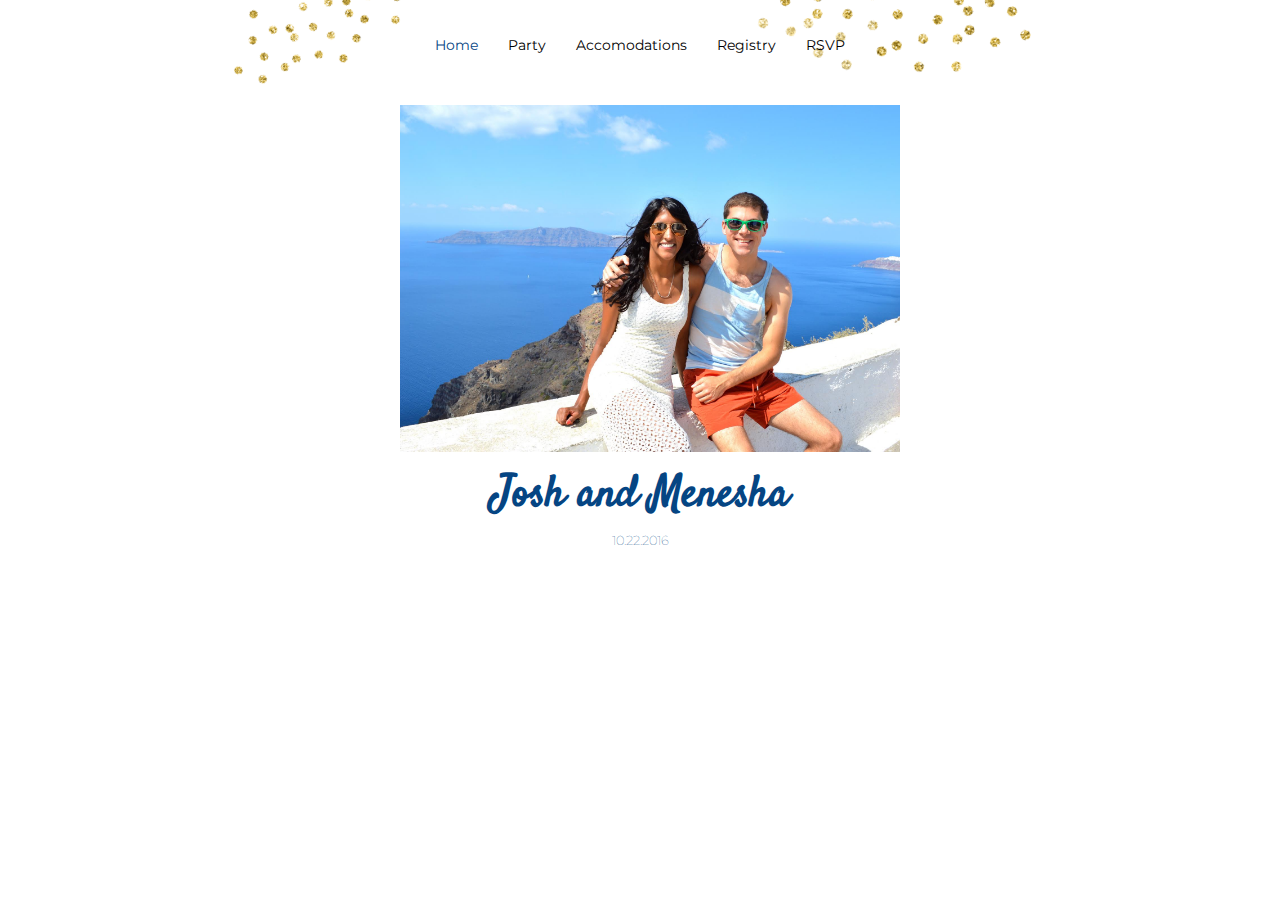
<file: index.html>
<!DOCTYPE html>
<html>

<head>
   <title>Josh and Menesha</title>
   <link rel="stylesheet" href="https://maxcdn.bootstrapcdn.com/bootstrap/3.3.6/css/bootstrap.min.css">
   <link href="./mystyles.css" rel="stylesheet">
   <link href="https://fonts.googleapis.com/css?family=Montserrat|Satisfy" rel="stylesheet">
      <link rel="icon" 
      type="image/png" 
      href="favicon.png" />
</head>

<body id='home-body'>
   <nav class="navbar navbar-default">
       <div class="container-fluid">
           <ul class="nav navbar-nav">
               <li class="active"><a href="#">Home</a></li>
               <li><a href="party.html">Party</a></li>
               <li><a href="accomodations.html">Accomodations</a></li>
                <li><a href="registry.html">Registry</a></li>
               <li><a href="rsvp.html">RSVP</a></li>
           </ul>
       </div>
   </nav>
   <div width=100%>
   <div class="container fw">
     <img src="mj.jpeg" width=500px>
     <h1>Josh and Menesha</h1>
     <p class="top">10.22.2016</p>
   </br>
 </div></div>

</body>

</html>
</file>
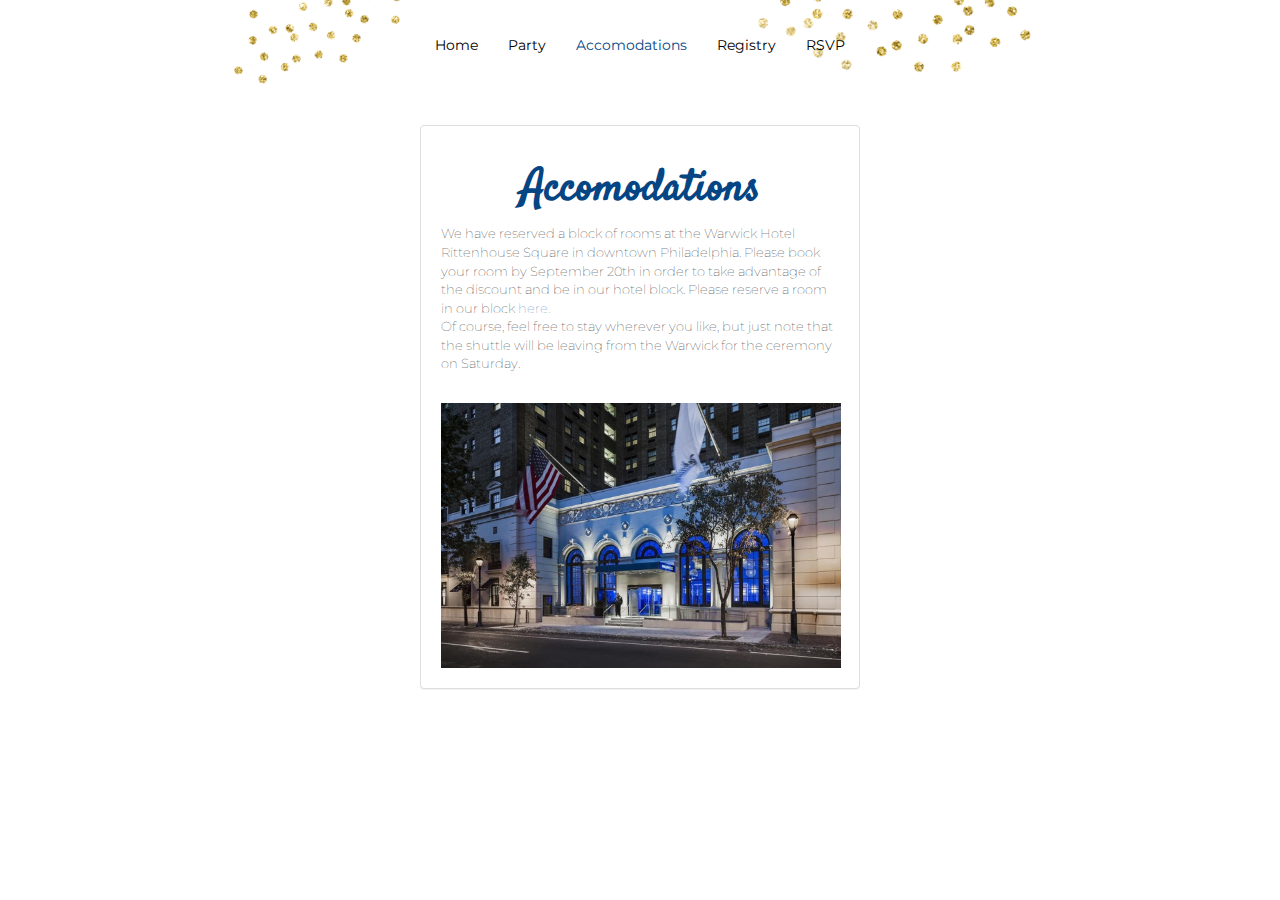
<file: accomodations.html>
<!DOCTYPE html>
<html>

<head>
   <title>Josh and Menesha 2016</title>
   <link rel="stylesheet" href="https://maxcdn.bootstrapcdn.com/bootstrap/3.3.6/css/bootstrap.min.css">
   <link href="./mystyles.css" rel="stylesheet">
   <link href="https://fonts.googleapis.com/css?family=Montserrat|Satisfy" rel="stylesheet">
   <link rel="icon" 
      type="image/png" 
      href="favicon.png" />
</head>

<body id='home-body'>
   <nav class="navbar navbar-default">
       <div class="container-fluid">
           <ul class="nav navbar-nav">
             <li><a href="index.html">Home</a></li>
             <li><a href="party.html">Party</a></li>
             <li class="active"><a href="accomodations.html">Accomodations</a></li>
              <li><a href="registry.html">Registry</a></li>
             <li><a href="rsvp.html">RSVP</a></li>
           </ul>
       </div>
   </nav>


  <div class="container fw">

    <div class="panel panel-default">
      <h1> Accomodations </h1>
      <p> We have reserved a block of rooms at the Warwick Hotel Rittenhouse Square in downtown Philadelphia. Please book your room 
      by September 20th in order to take advantage of the discount and be in our hotel block.  Please reserve a room in our block <a target="blank" href=https://gc.synxis.com/rez.aspx?Hotel=68720&Chain=19083&template=RBE&shell=RBE&start=availresults&locale=en-US&arrive=10/21/2016&depart=10/23/2016&adult=1&child=0&group=161021NEMA> here. </a>
       <br> Of course, feel free to stay wherever you like, but just note that the shuttle will be leaving from the Warwick for the ceremony on Saturday. 
      </p>
    </br>
      <img src="hotel.jpg" width=400px>
    </div>
  </div>


</body>

</html>
</file>
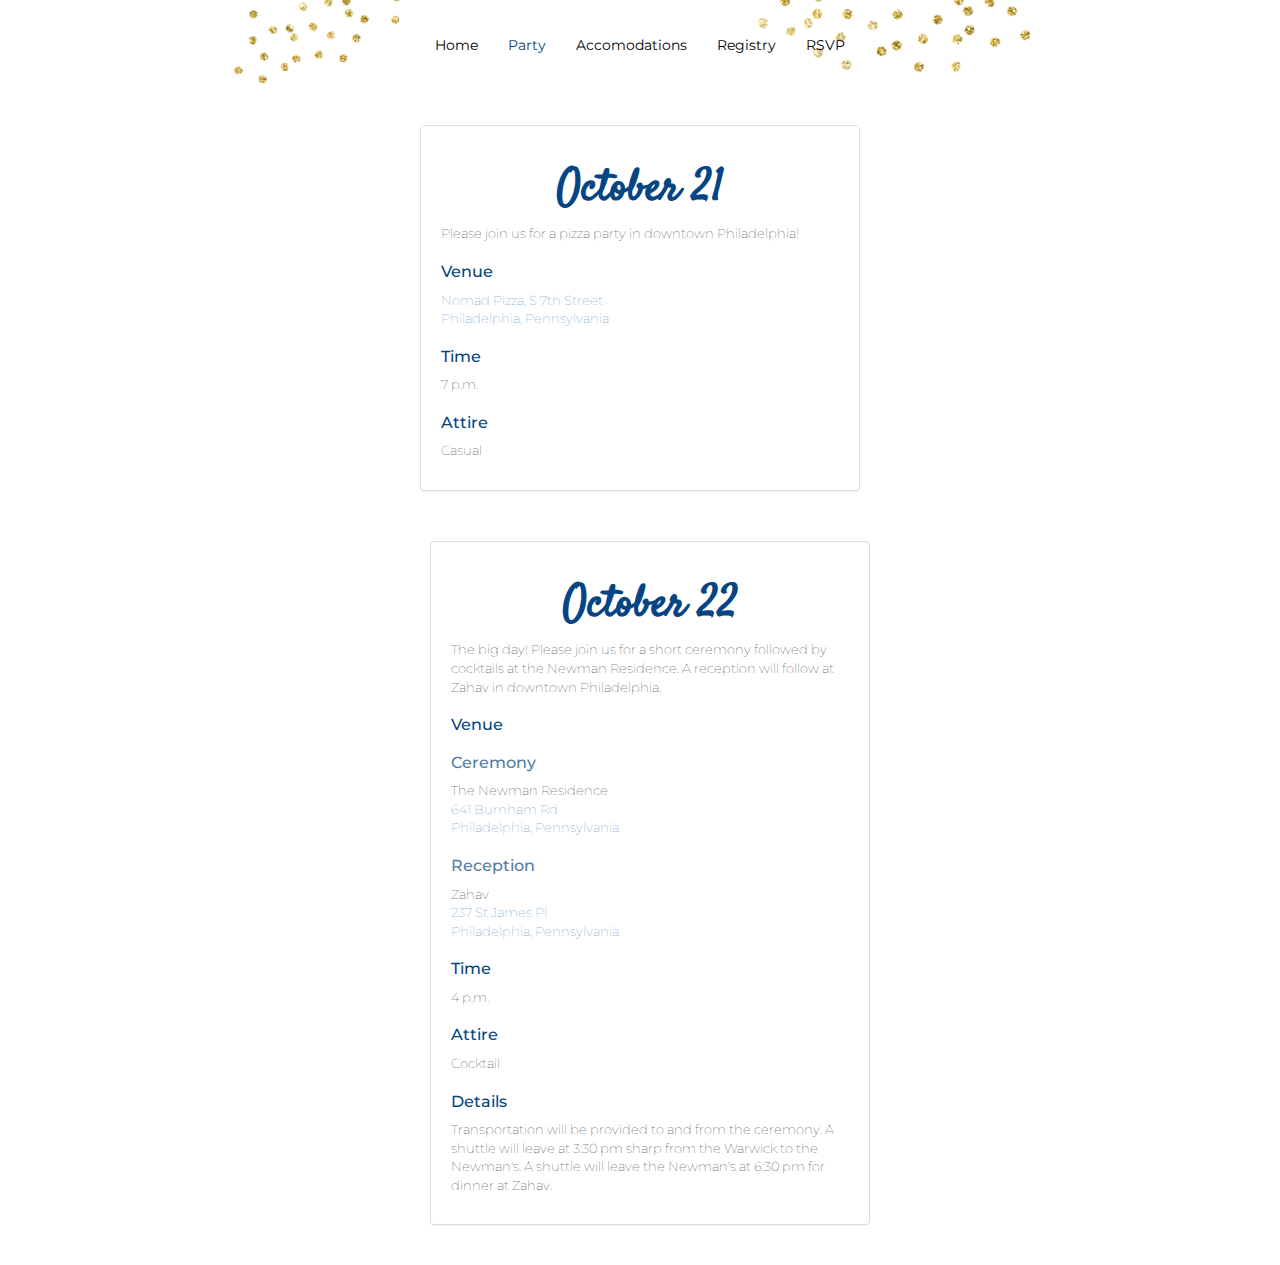
<file: party.html>
<!DOCTYPE html>
<html>

<head>
   <title>Josh and Menesha</title>
   <link rel="stylesheet" href="https://maxcdn.bootstrapcdn.com/bootstrap/3.3.6/css/bootstrap.min.css">
   <link href="./mystyles.css" rel="stylesheet">
   <link href="https://fonts.googleapis.com/css?family=Montserrat|Satisfy" rel="stylesheet">
      <link rel="icon" 
      type="image/png" 
      href="favicon.png" />
</head>

<body id='home-body'>
   <nav class="navbar navbar-default">
       <div class="container-fluid">
           <ul class="nav navbar-nav">
             <li><a href="index.html">Home</a></li>
             <li class="active"><a href="party.html">Party</a></li>
             <li><a href="accomodations.html">Accomodations</a></li>
              <li><a href="registry.html">Registry</a></li>
             <li><a href="rsvp.html">RSVP</a></li>
           </ul>
       </div>
   </nav>

  <div class="container fw">

    <div class="panel panel-default">

    <h1>October 21</h1>
    <p>Please join us for a pizza party in downtown Philadelphia! 
    </br>
    <h2>Venue</h2>
    <p><a target="_blank" href="https://goo.gl/maps/VVmL2gm23ir">Nomad Pizza, S 7th Street </br> Philadelphia, Pennsylvania</a></p>
    <h2>Time</h2>
    <p>7 p.m.</p>
    <h2>Attire</h2>
    <p>Casual</p>
  </div>

  <div class="container fw">

  <div class="panel panel-default">
  <h1> October 22 </h1>
  <p> The big day! Please join us for a short ceremony followed by cocktails at the Newman Residence. A reception will follow at Zahav in downtown Philadelphia. <br>
    <h2> Venue </h2>
    <h3> Ceremony </h3>
    <p> The Newman Residence</br><a target="_blank" href="https://goo.gl/maps/znzgDX5x4M42">641 Burnham Rd </br> Philadelphia, Pennsylvania</a></p>
    <h3> Reception</h3>
    <p>Zahav</br><a target="_blank" href="https://goo.gl/maps/ckcom5FaVqw">237 St James Pl </br> Philadelphia, Pennsylvania</a></p>
    <h2> Time </h2> <p> 4 p.m. </p>
    <h2> Attire </h2> <p> Cocktail <br> </p>
    <h2> Details </h2>
    <p> Transportation will be provided to and from the ceremony. A shuttle will leave at 3:30 pm sharp from the Warwick to the Newman's. A shuttle will leave the Newman's at 6:30 pm for dinner at Zahav.
    </div>

</body>

</html>
</file>
<file: mystyles.css>
/*
This is a comment!
Your CSS will go in this file
HI!
*/

/look up css CHILD selectors. They're complicated, but worth knowing!/
nav li{
 background: #fff;
}

.navbar-default{
  background-color:rgba(255,255,255,0.3);
  margin-top: 20px;
  border: none;
  font-family: 'Montserrat', sans-serif;
  font-style: normal;
  font-weight: 400;
  display: inline-block;
  float: none;
}
.navbar-default .navbar-nav>li>a{
  color: black;
}

.navbar-default .navbar-nav>li>a:focus,.navbar-default .navbar-nav>li>a:hover{
  color: #054583;
  opacity: .5;
}

.navbar-default .navbar-nav>.active>a,.navbar-default .navbar-nav>.active>a:focus,.navbar-default .navbar-nav>.active>a:hover{
  color: #054583;
  background-color: transparent;
}

.cover-text{
  font-family: 'Montserrat', sans-serif;
  font-style: normal;
  font-weight: 700;
  font-size: 1em;
  color: black;
}

#.active{
  text-decoration: underline;
  background-color: none;
}



/*background of HOME body.
REMEMBER:
'.' means class (select lots of elements of different types)
'#' means ID (select ONE and ONLY ONE element)
Neither of these means element (select all elements of a particular type)
*/


body{
    background: url('bg.png');
    background-repeat:no-repeat;
    background-position: top;
    height: 100%;
    background-color: #fff;
    color: #fff;
    text-align: center;
}

.panel-default{
  padding: 20px;
}

.panel{
  margin-top: 20px;
  margin-left: 20px;
  margin-right: 20px;
  margin-bottom: 20px;
  background-color:white;
}

.row{
  margin-top: 10px;
  margin-left: 100px;
  margin-right: 100px;
  margin-bottom: 10px;
  padding: 10px;
}

h1{
  font-family: 'Satisfy', cursive;
  font-weight: 600;
  color: #054583;
  font-size: 44px;
}

h2 {
  font-family: 'Montserrat', sans-serif;
  font-style: normal;
  color: #054583;
  font-size: 16px;
  text-align: left;
}

h3 {
  font-family: 'Montserrat', sans-serif;
  font-style: normal;
  color: #054583;
  opacity: .7;
  font-size: 16px;
  text-align: left;
}

p {
  font-family: 'Montserrat', sans-serif;
  font-style: normal;
  font-weight: 100;
  color: black;
  font-size: 13px;
  text-align: left;
}

.normal {
  font-family: 'Montserrat', sans-serif;
  font-style: normal;
  font-weight: 100;
  color: black;
  font-size: 16px;
}

.top {
  color:#054583;
  text-align: center;
}

.container {
    margin-left: auto;
    margin-right: auto;
    padding: 10px;
    background-color: #fff;
}

.fw {
  max-width: 500px;
}

label  {
 color: black !important;
}

.form-check {
  text-align:left;
}

html {
  font-size: 14px;
}

#@media all and (max-width: 1200px) { /* screen size until 1200px */

    h1 {
      font-size: 1em;
    }

    body {
        font-size: 1em; /* 1.5x default size */
    }

}
#@media all and (max-width: 1000px) { /* screen size until 1000px */
    body {
        font-size: .5em; /* 1.2x default size */
        }
    }
#@media all and (max-width: 500px) { /* screen size until 500px */
    body {
        font-size: 0.5em; /* 0.8x default size */
        }
    }
</file>
